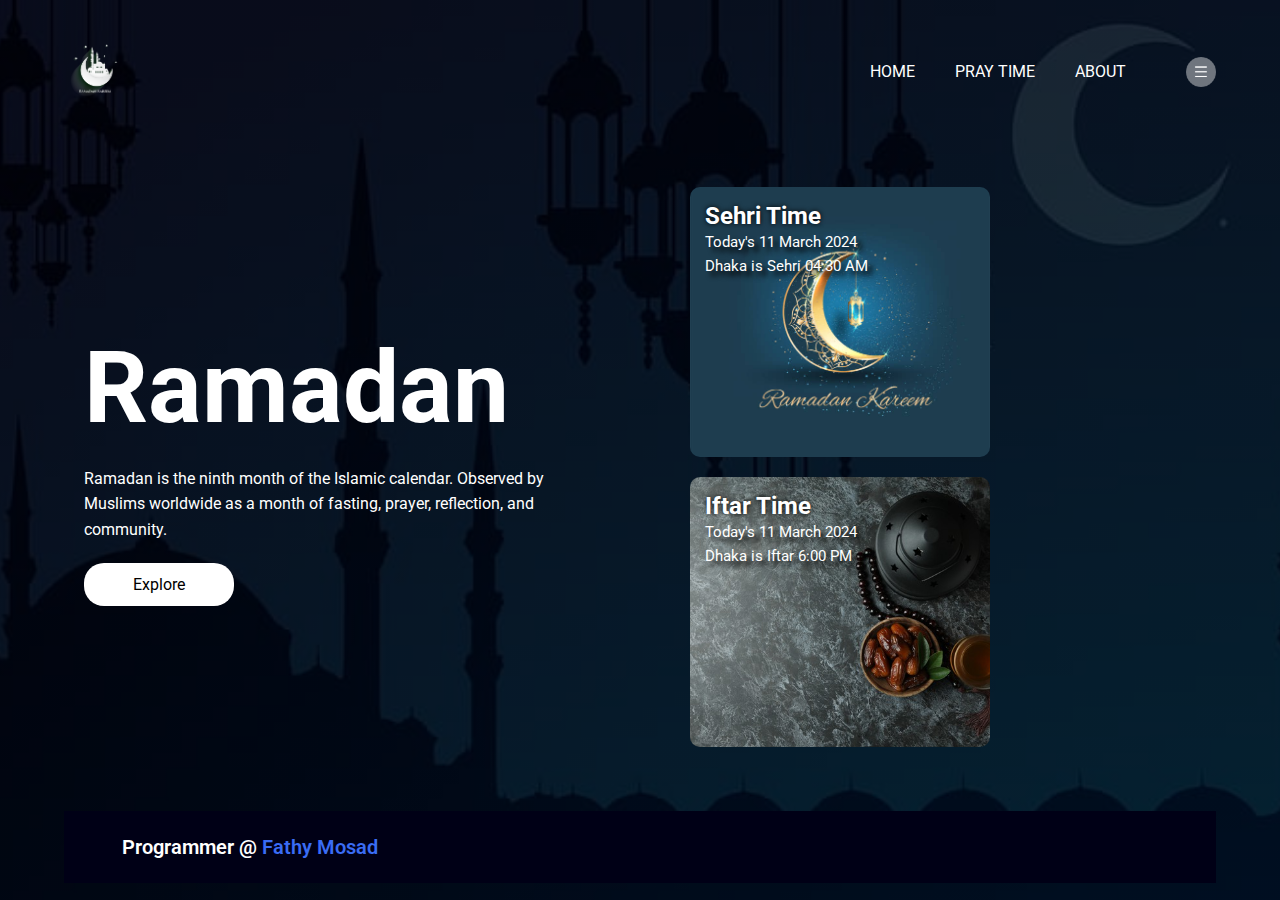
<file: index.html>
<!DOCTYPE html>
<html lang="en">
    <head>
        <meta charset="UTF-8">
        <meta name="viewport" content="width=device-width, initial-scale=1.0">

        
    <title>Ramadan Website</title>
    <link rel="stylesheet" href="style.css">
    
    <link href="https://fonts.googleapis.com/css2?family=Roboto:wghte400;760&display=swap" rel="stylesheet">
</head>
<body>
    <div class="container">
        <div class="navbar">
        <img src="images/logo.png" class="logo">
        <nav>
            <ul>
                <li><a href="#">HOME</a></li>
                 <li><a href="#">PRAY TIME</a></li>
                 <li><a href="#">ABOUT</a></li>
            </ul>
        </nav>
        <img src="images/menu.png" class="menu-icon">
        </div>

        <div class="row">
            <div class="col">
            <h1>Ramadan</h1>
            <p> Ramadan is the ninth month of the Islamic calendar.
                 Observed by Muslims worldwide as a month of fasting, prayer,
                 reflection, and community. </p>
            <a href="ramadan.html">
            <button type="button">Explore</button>
        </a>
            </div>
            <a href="sohor.html">
                <div class="col">
                    <div class="card card1">
                    <h2>Sehri Time</h2>
                    <p>Today's 11 March 2024 </p>
                    <p>Dhaka is Sehri 04:30 AM</p>
                </div>
            </a>
            <a href="iftar.html">
                <div class="card card2">
                    <h2>Iftar Time</h2>
                    <p>Today's 11 March 2024 </p>
                    <p>Dhaka is Iftar 6:00 PM</p>
                </div> 
            </a> 
             
            
            </div>
        </div>
        <footer class="footer">
            <p class="footer-title">Programmer @ <span>Fathy Mosad</span></p>
            <div class="social-icons">
                <a href="https://www.facebook.com/Fathy.Mos3d?mibextid=ZbWKwL"><i class="fab fa-facebook"></i></a>
                <a href="https://instagram.com/fathy_alkarmoty?igshid=YmMyMTA2M2Y="><i class="fab fa-instagram"></i></a>
                <a href="   https://wsend.co/201022013687"><i class="fab fa-whatsapp"></i></a>
                <a href="#"><i class="fab fa-twitter"></i></a>
    
            </div>
        </footer>
    </div>
    


</body>
</html>
</file>
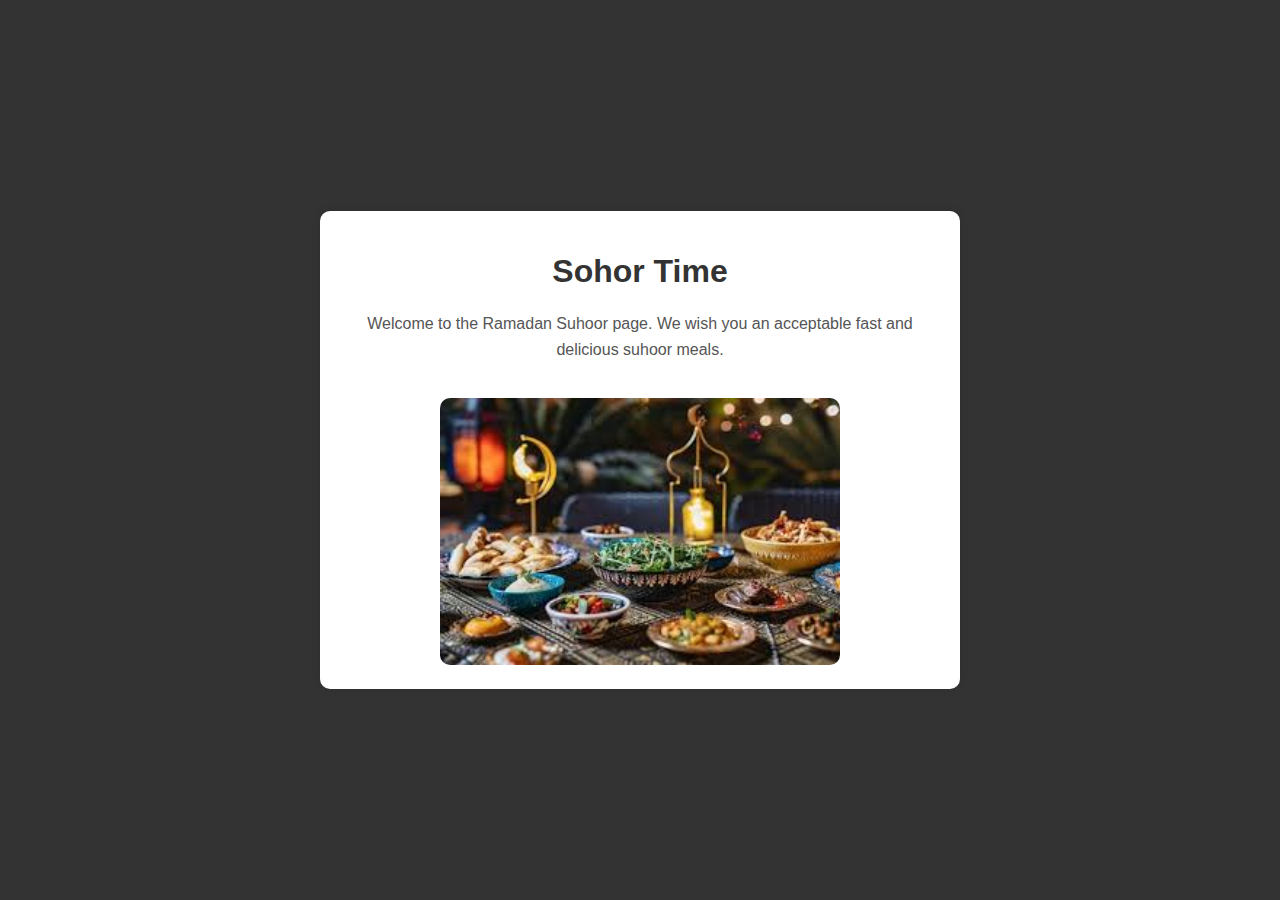
<file: sohor.html>
<!DOCTYPE html>
<html lang="en">
<head>
    <meta charset="UTF-8">
    <meta name="viewport" content="width=device-width, initial-scale=1.0">
    <title>صفحة سحور رمضان</title>
    <style>
        body {
            font-family: 'Arial', sans-serif;
            background-color:#333;
            margin: 0;
            padding: 0;
            display: flex;
            justify-content: center;
            align-items: center;
            height: 100vh;
        }

        .container {
            text-align: center;
            padding: 20px;
            background-color: #fff;
            box-shadow: 0 0 10px rgba(0, 0, 0, 0.1);
            border-radius: 10px;
            max-width: 600px;
            width: 100%;
        }

        h1 {
            color: #333;
        }

        p {
            color: #555;
            line-height: 1.6;
        }

        img {
            max-width: 100%;
            height: auto;
            border-radius: 10px;
            margin-top: 20px;
        }
    </style>
</head>
<body>
    <div class="container">
        <h1>Sohor Time</h1>
        <p>Welcome to the Ramadan Suhoor page. We wish you an acceptable fast and delicious suhoor meals.</p>
        <img src="shr.jpj.jfif" width="400px">
    </div>
</body>
</html>
</file>
<file: style.css>
*{
	margin: 0;
	padding: 0;
	font-family: 'Roboto',sans-serif;
}
.container{
	width: 100%;
	height: 100vh;
	background-image: linear-gradient(rgba(0,0,0,0.7),rgba(0,0,0,0.7)),
	url(images/Background.jpg);
	background-position: center;
	background-size: cover;
	padding-left: 8%;
	padding-right: 8%;
	box-sizing: border-box;
}
.navbar{
	height: 12%;
	display: flex;
	align-items: center;
}
.logo{
	width: 80px;
	cursor: pointer;
}
.menu-icon{
	width: 30px;
	cursor: pointer;
	margin-left: 40px;
}
nav{
	flex: 1;
	text-align: right;
}
nav ul li{
	list-style: none;
	display: inline-block;
	margin-left: 50px;
}
nav ul li a{
	text-decoration: none;
	color:#fff;
	font-size: 15px;
}
.row{
	display: flex;
	height: 80%;
	align-items: center;
}
.col{
	flex-basis: 50%;
}
h1{
	color: #fff;
	font-size: 100px;

}
p{
	color: #fff;
	font-size: 15px;
	line-height: 20px;
}
button{
	width: 100px;
	color: #000;
	font-size: 15px;
	padding: 12px 0;
	background: #fff;
	border: 0;
	border-radius: 20px;
	outline: none;
	margin-top:30px;
}
.card{
	width: 200px;
	height: 270px;
	display: inline-block;
	border-radius: 10px;
	padding:10px 15px;
	box-sizing: border-box;
	cursor: pointer;
	margin: 10px 15px;
	background-position: center;
	background-size: cover; 
	transition: transform 0.5s;
}
.card1{
background-image: url(images/Sehri.jpg);	
}
.card2{
background-image: url(images/Iftar.jpg);	
}
.card:hover{
	transform: translateY(-10px);
}
h2{
	color: #fff;
	text-shadow: 0 0 5px #000;
	
}
.card p{
	text-shadow: 5px 5px 5px #000;
	font-size: 15px;
}
.footer{
    background-color: #000016;
    color: white;
    padding: 2em;
    display: flex;
    justify-content: space-between;
}
.footer-title{
    font-size: 1.3em;
    font-weight: 600;
}
.footer-title span{
    color: #3a6cf4;
}
.footer .social-icons a{
    font-size: 1.3em;
    padding: 0 12px 0 0;
}
/* Global Responsive Styles */
* {
    margin: 0;
    padding: 0;
    box-sizing: border-box;
    font-family: 'Roboto', sans-serif;
}

/* Container Responsive */
.container {
    width: 100%;
    min-height: 100vh;
    background-image: linear-gradient(rgba(0,0,0,0.7),rgba(0,0,0,0.7)), url(images/Background.jpg);
    background-position: center;
    background-size: cover;
    padding: 20px 5%;
}

/* Navbar Responsive */
.navbar {
    display: flex;
    align-items: center;
    justify-content: space-between;
    padding: 10px 0;
    flex-wrap: wrap;
}

.logo {
    width: 60px;
    height: auto;
}

nav {
    flex: 1;
    text-align: right;
}

nav ul {
    display: flex;
    justify-content: flex-end;
    flex-wrap: wrap;
}

nav ul li {
    list-style: none;
    margin: 10px 20px;
}

nav ul li a {
    text-decoration: none;
    color: #fff;
    font-size: clamp(14px, 2vw, 16px);
}

/* Row and Column Responsive */
.row {
    display: flex;
    min-height: 70vh;
    align-items: center;
    flex-wrap: wrap;
    gap: 20px;
}

.col {
    flex: 1 1 300px;
    min-width: 300px;
    padding: 20px;
}

/* Typography Responsive */
h1 {
    color: #fff;
    font-size: clamp(40px, 8vw, 100px);
    margin-bottom: 20px;
}

p {
    color: #fff;
    font-size: clamp(14px, 2vw, 16px);
    line-height: 1.6;
}

/* Button Responsive */
button {
    width: clamp(100px, 30%, 150px);
    padding: 12px;
    font-size: clamp(14px, 2vw, 16px);
    border-radius: 20px;
    margin-top: 20px;
}

/* Cards Responsive */
.card {
    width: 100%;
    max-width: 300px;
    height: 270px;
    margin: 10px;
    border-radius: 10px;
    padding: 15px;
    background-size: cover;
    background-position: center;
}

/* Footer Responsive */
.footer {
    background-color: #000016;
    color: white;
    padding: 20px 5%;
    display: flex;
    flex-wrap: wrap;
    justify-content: space-between;
    gap: 20px;
}

.footer-title {
    font-size: clamp(16px, 3vw, 20px);
}

.social-icons {
    display: flex;
    gap: 15px;
    flex-wrap: wrap;
}

/* Iftar Page Responsive */
.iftar-menu {
    display: grid;
    grid-template-columns: repeat(auto-fit, minmax(250px, 1fr));
    gap: 20px;
    padding: 20px;
}

.iftar-item {
    width: 100%;
    padding: 15px;
}

.iftar-item img {
    width: 100%;
    height: auto;
    max-width: 300px;
}

/* Media Queries */
@media screen and (max-width: 768px) {
    .navbar {
        justify-content: center;
        text-align: center;
    }
    
    nav {
        width: 100%;
        text-align: center;
    }
    
    nav ul {
        justify-content: center;
    }
    
    .row {
        text-align: center;
    }
    
    h2 {
        padding: 50px 20px;
    }
    
    section {
        padding: 50px 20px;
    }
}

@media screen and (max-width: 480px) {
    .card {
        margin: 10px auto;
    }
    
    .footer {
        text-align: center;
        justify-content: center;
    }
    
    .social-icons {
        justify-content: center;
    }
}
</file>
